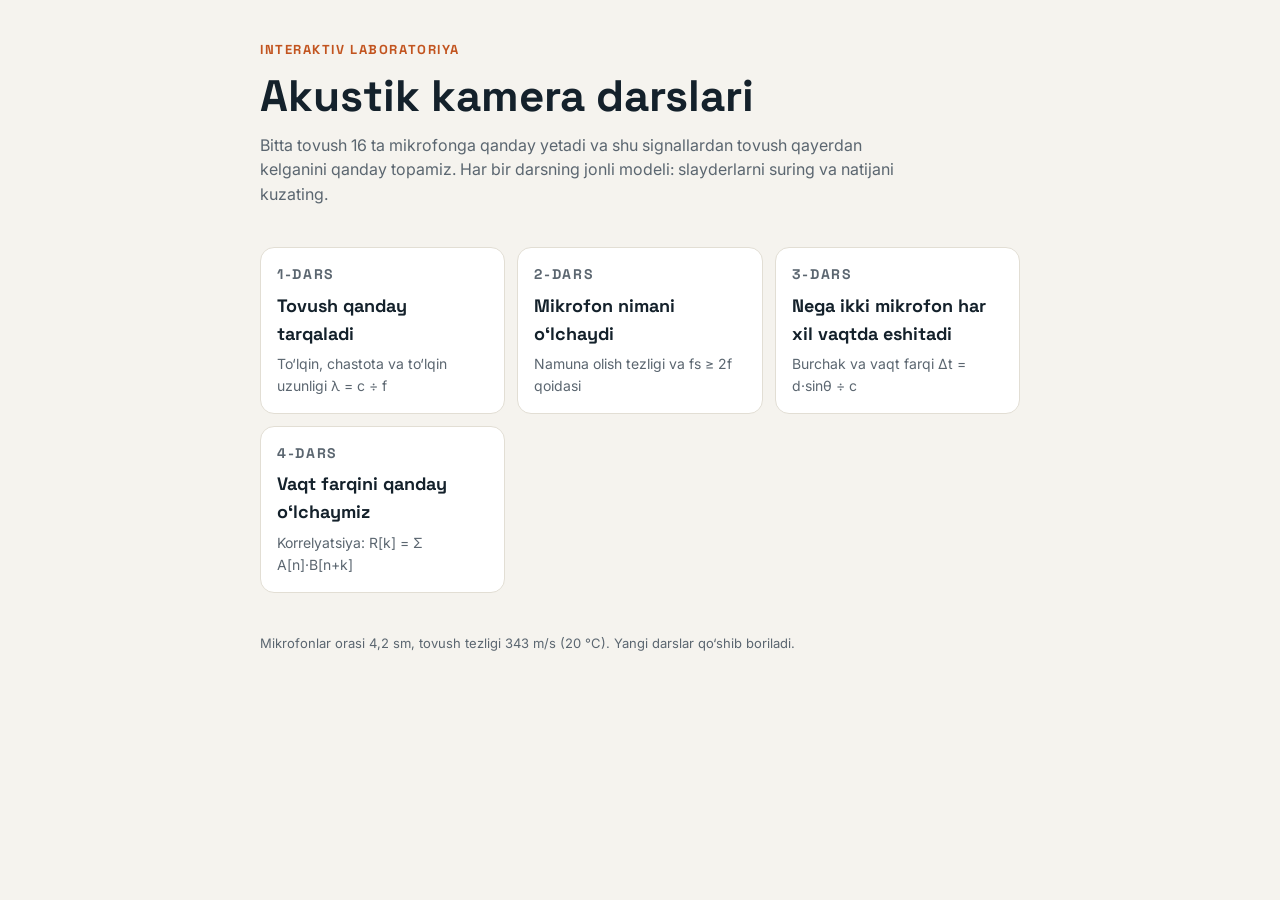
<file: index.html>
<!doctype html>
<html lang="uz">
<head>
<meta charset="utf-8">
<meta name="viewport" content="width=device-width,initial-scale=1,viewport-fit=cover">
<title>Akustik kamera darslari</title>
<meta name="description" content="Akustik kamera qanday ishlashini jonli modellar orqali o‘rganish">
<link rel="preconnect" href="https://fonts.googleapis.com"><link rel="preconnect" href="https://fonts.gstatic.com" crossorigin>
<link rel="stylesheet" href="https://fonts.googleapis.com/css2?family=Space+Grotesk:wght@500;700&family=Inter:wght@400;600&display=swap">
<link rel="stylesheet" href="/assets/style.css">
</head>
<body>
<div class="wrap">
<header><div class="eyebrow">Interaktiv laboratoriya</div><h1>Akustik kamera darslari</h1><p class="lead">Bitta tovush 16 ta mikrofonga qanday yetadi va shu signallardan tovush qayerdan kelganini qanday topamiz. Har bir darsning jonli modeli: slayderlarni suring va natijani kuzating.</p></header>
<div class="cards"><a class="card" href="/dars-1/"><span class="eyebrow">1-dars</span><b>Tovush qanday tarqaladi</b><span>To‘lqin, chastota va to‘lqin uzunligi λ = c ÷ f</span></a><a class="card" href="/dars-2/"><span class="eyebrow">2-dars</span><b>Mikrofon nimani o‘lchaydi</b><span>Namuna olish tezligi va fs ≥ 2f qoidasi</span></a><a class="card" href="/dars-3/"><span class="eyebrow">3-dars</span><b>Nega ikki mikrofon har xil vaqtda eshitadi</b><span>Burchak va vaqt farqi Δt = d·sinθ ÷ c</span></a><a class="card" href="/dars-4/"><span class="eyebrow">4-dars</span><b>Vaqt farqini qanday o‘lchaymiz</b><span>Korrelyatsiya: R[k] = Σ A[n]·B[n+k]</span></a></div>
<footer>Mikrofonlar orasi 4,2 sm, tovush tezligi 343 m/s (20 °C). Yangi darslar qo‘shib boriladi.</footer>
</div>
</body>
</html>
</file>
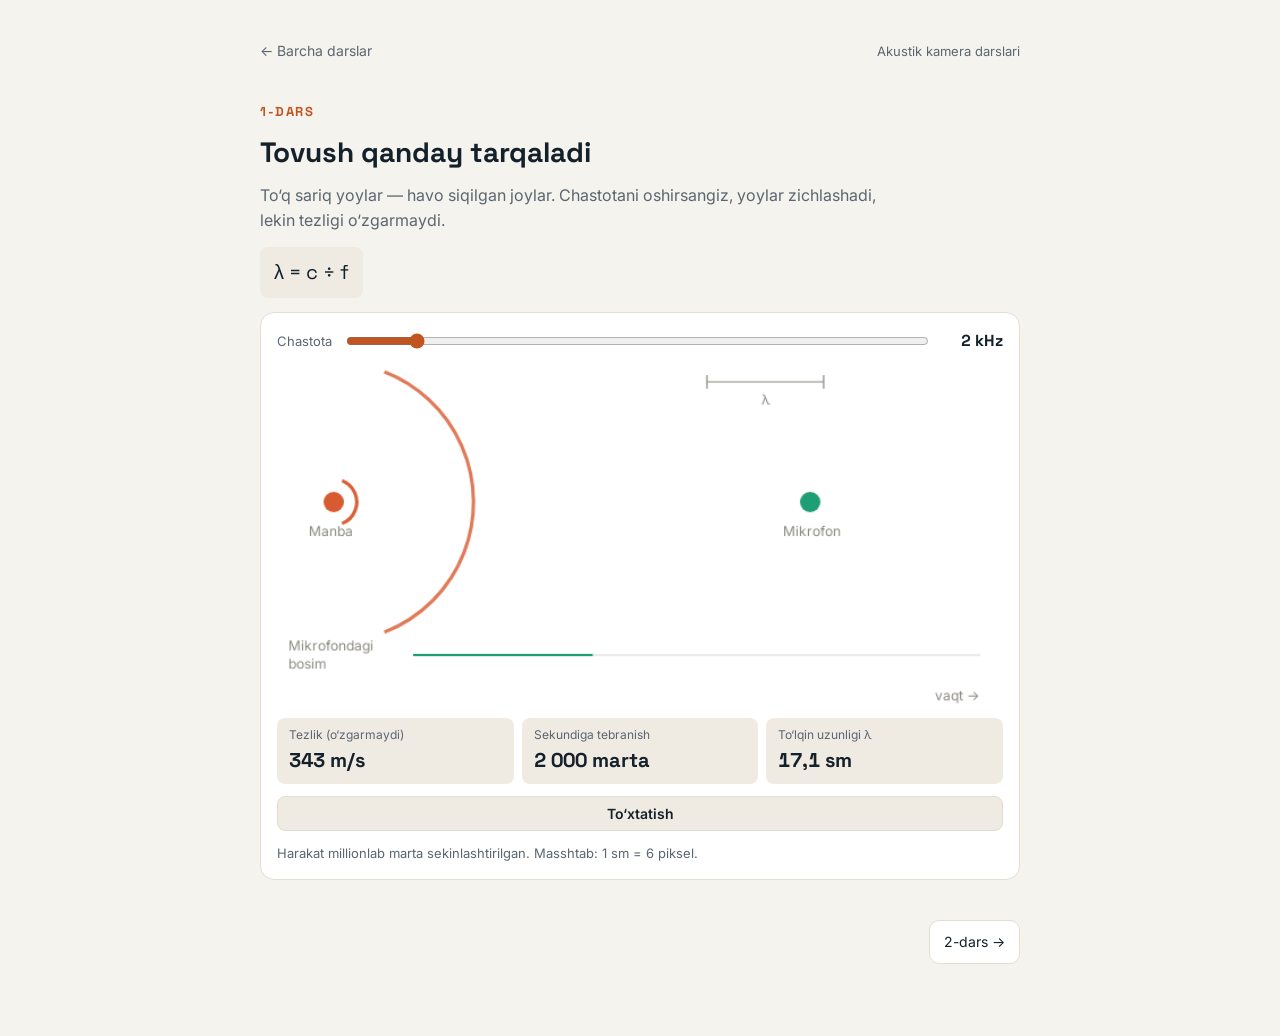
<file: dars-1/index.html>
<!doctype html>
<html lang="uz">
<head>
<meta charset="utf-8">
<meta name="viewport" content="width=device-width,initial-scale=1,viewport-fit=cover">
<title>1-dars: Tovush qanday tarqaladi · Akustik kamera</title>
<meta name="description" content="Akustik kamera darslarining jonli modeli">
<link rel="preconnect" href="https://fonts.googleapis.com"><link rel="preconnect" href="https://fonts.gstatic.com" crossorigin>
<link rel="stylesheet" href="https://fonts.googleapis.com/css2?family=Space+Grotesk:wght@500;700&family=Inter:wght@400;600&display=swap">
<link rel="stylesheet" href="/assets/style.css">
</head>
<body>
<div class="wrap">
<div class="top"><a href="/">← Barcha darslar</a><span class="note">Akustik kamera darslari</span></div>
<section id="dars-1">
  <div class="eyebrow">1-dars</div>
  <h2>Tovush qanday tarqaladi</h2>
  <p class="lead">To‘q sariq yoylar — havo siqilgan joylar. Chastotani oshirsangiz, yoylar zichlashadi, lekin tezligi o‘zgarmaydi.</p>
  <div class="formula">λ = c ÷ f</div>
  <div class="lab" id="lab1">
    <div class="controls">
      <label for="f1">Chastota</label><input type="range" id="f1" min="1" max="10" step="0.5" value="2"><output id="f1o">2 kHz</output>
    </div>
    <canvas id="c1" width="640" height="300" aria-label="Manbadan tarqalayotgan tovush yoylari va mikrofondagi bosim grafigi"></canvas>
    <div class="stats">
      <div class="stat"><span>Tezlik (o‘zgarmaydi)</span><b>343 m/s</b></div>
      <div class="stat"><span>Sekundiga tebranish</span><b id="s1a">-</b></div>
      <div class="stat"><span>To‘lqin uzunligi λ</span><b id="s1b">-</b></div>
    </div>
    <button id="p1" type="button">To‘xtatish</button>
    <p class="note">Harakat millionlab marta sekinlashtirilgan. Masshtab: 1 sm = 6 piksel.</p>
  </div>
</section>
<div class="pager"><span></span><a href="/dars-2/">2-dars →</a></div>
</div>
<script>
const reduce=matchMedia('(prefers-reduced-motion: reduce)').matches;
const GRAY='#8C8A82';
const $=id=>document.getElementById(id);


(()=>{const cv=$('c1'),g=cv.getContext('2d'),W=640,H=300,sx=50,sy=120,mx=470,my=120,Rm=mx-sx;let ph=0,run=!reduce,trace=[];
$('p1').textContent=run?'To‘xtatish':'Davom ettirish';
$('p1').onclick=()=>{run=!run;$('p1').textContent=run?'To‘xtatish':'Davom ettirish';};
$('f1').oninput=()=>{trace=[];};
function frame(){const f=+$('f1').value,lp=34300/(f*1000)*6;
$('f1o').textContent=f+' kHz';$('s1a').textContent=(f*1000).toLocaleString('ru-RU')+' marta';$('s1b').textContent=(34.3/f).toFixed(1).replace('.',',')+' sm';
if(run)ph+=1.6/lp;g.clearRect(0,0,W,H);
for(let k=Math.floor(ph);k>=0;k--){const r=(ph-k)*lp;if(r>W)break;g.strokeStyle='rgba(216,90,48,'+Math.max(0.12,1-r/W)+')';g.lineWidth=3;g.beginPath();g.arc(sx,sy,r,-1.2,1.2);g.stroke();}
g.fillStyle='#D85A30';g.beginPath();g.arc(sx,sy,9,0,7);g.fill();g.fillStyle=GRAY;g.font='12px Inter, sans-serif';g.fillText('Manba',sx-22,sy+30);
const p=ph*lp>Rm?Math.cos(2*Math.PI*(ph-Rm/lp)):0,hit=p>0.92;g.fillStyle=hit?'#5DCAA5':'#1D9E75';g.beginPath();g.arc(mx,my,hit?12:9,0,7);g.fill();g.fillStyle=GRAY;g.fillText('Mikrofon',mx-24,my+30);
const k0=Math.floor(ph-Rm/lp),r1=(ph-k0)*lp,r2=(ph-k0-1)*lp;
if(r2>40&&r1<W){const y=8;g.strokeStyle=GRAY;g.lineWidth=1.2;g.beginPath();g.moveTo(sx+r2,y+6);g.lineTo(sx+r1,y+6);g.moveTo(sx+r2,y);g.lineTo(sx+r2,y+12);g.moveTo(sx+r1,y);g.lineTo(sx+r1,y+12);g.stroke();g.fillStyle=GRAY;g.fillText('λ',sx+(r1+r2)/2-3,y+26);}
if(run){trace.push(p);if(trace.length>240)trace.shift();}
const tx=120,ty=255,tw=500;g.strokeStyle='rgba(140,138,130,0.35)';g.lineWidth=1;g.beginPath();g.moveTo(tx,ty);g.lineTo(tx+tw,ty);g.stroke();
g.fillStyle=GRAY;g.fillText('Mikrofondagi',10,ty-4);g.fillText('bosim',10,ty+12);
g.strokeStyle='#1D9E75';g.lineWidth=2;g.beginPath();trace.forEach((v,i)=>{const x=tx+i/240*tw,y=ty-v*28;i?g.lineTo(x,y):g.moveTo(x,y);});g.stroke();g.fillText('vaqt →',tx+tw-40,ty+40);
requestAnimationFrame(frame);}frame();})();

</script>
</body>
</html>
</file>
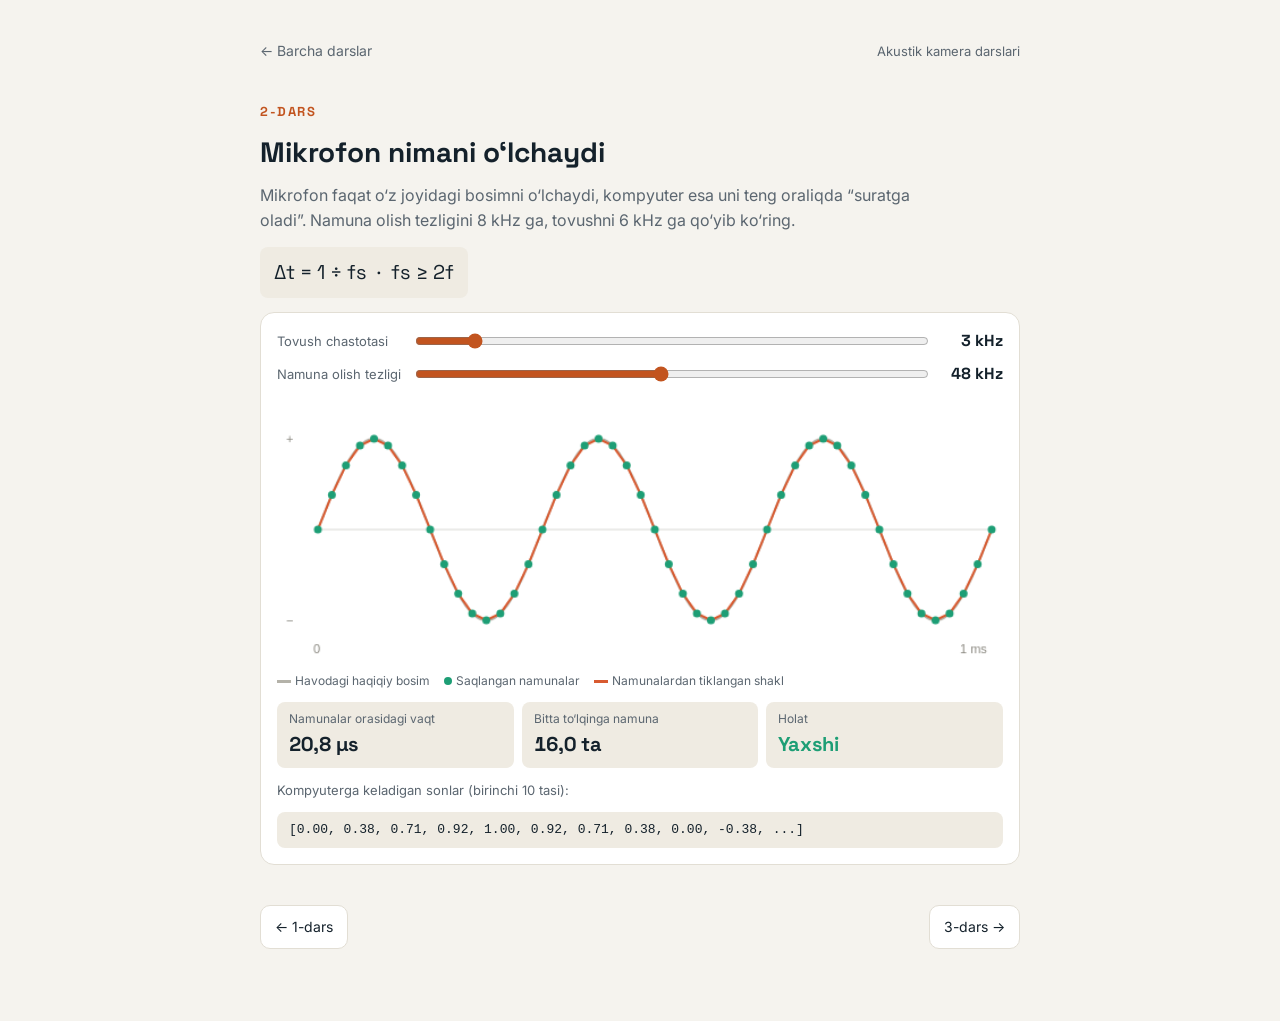
<file: dars-2/index.html>
<!doctype html>
<html lang="uz">
<head>
<meta charset="utf-8">
<meta name="viewport" content="width=device-width,initial-scale=1,viewport-fit=cover">
<title>2-dars: Mikrofon nimani o‘lchaydi · Akustik kamera</title>
<meta name="description" content="Akustik kamera darslarining jonli modeli">
<link rel="preconnect" href="https://fonts.googleapis.com"><link rel="preconnect" href="https://fonts.gstatic.com" crossorigin>
<link rel="stylesheet" href="https://fonts.googleapis.com/css2?family=Space+Grotesk:wght@500;700&family=Inter:wght@400;600&display=swap">
<link rel="stylesheet" href="/assets/style.css">
</head>
<body>
<div class="wrap">
<div class="top"><a href="/">← Barcha darslar</a><span class="note">Akustik kamera darslari</span></div>
<section id="dars-2">
  <div class="eyebrow">2-dars</div>
  <h2>Mikrofon nimani o‘lchaydi</h2>
  <p class="lead">Mikrofon faqat o‘z joyidagi bosimni o‘lchaydi, kompyuter esa uni teng oraliqda “suratga oladi”. Namuna olish tezligini 8 kHz ga, tovushni 6 kHz ga qo‘yib ko‘ring.</p>
  <div class="formula">Δt = 1 ÷ fs &nbsp;·&nbsp; fs ≥ 2f</div>
  <div class="lab" id="lab2">
    <div class="controls">
      <label for="f2">Tovush chastotasi</label><input type="range" id="f2" min="1" max="20" step="0.5" value="3"><output id="f2o">3 kHz</output>
      <label for="fs2">Namuna olish tezligi</label><input type="range" id="fs2" min="4" max="96" step="1" value="48"><output id="fs2o">48 kHz</output>
    </div>
    <canvas id="c2" width="640" height="230" aria-label="Haqiqiy bosim egri chizig'i, namunalar va ulardan tiklangan shakl"></canvas>
    <div class="legend"><span><i class="sw" style="background:#B4B2A9"></i>Havodagi haqiqiy bosim</span><span><i class="sw" style="background:#1D9E75;height:8px;width:8px;border-radius:50%"></i>Saqlangan namunalar</span><span><i class="sw" style="background:#D85A30"></i>Namunalardan tiklangan shakl</span></div>
    <div class="stats">
      <div class="stat"><span>Namunalar orasidagi vaqt</span><b id="s2a">-</b></div>
      <div class="stat"><span>Bitta to‘lqinga namuna</span><b id="s2b">-</b></div>
      <div class="stat"><span>Holat</span><b id="s2c">-</b></div>
    </div>
    <div class="note">Kompyuterga keladigan sonlar (birinchi 10 tasi):</div>
    <div class="nums" id="n2"></div>
  </div>
</section>
<div class="pager"><a href="/dars-1/">← 1-dars</a><a href="/dars-3/">3-dars →</a></div>
</div>
<script>
const reduce=matchMedia('(prefers-reduced-motion: reduce)').matches;
const GRAY='#8C8A82';
const $=id=>document.getElementById(id);


(()=>{const cv=$('c2'),g=cv.getContext('2d'),W=640,H=230,L=36,R=10,y0=H/2,A=80,T=0.001;
function draw(){const f=+$('f2').value*1000,fs=+$('fs2').value*1000;$('f2o').textContent=(f/1000)+' kHz';$('fs2o').textContent=(fs/1000)+' kHz';
g.clearRect(0,0,W,H);const X=t=>L+t/T*(W-L-R);
g.strokeStyle='rgba(140,138,130,0.35)';g.lineWidth=1;g.beginPath();g.moveTo(L,y0);g.lineTo(W-R,y0);g.stroke();
g.fillStyle=GRAY;g.font='11px Inter, sans-serif';g.fillText('0',L-4,H-6);g.fillText('1 ms',W-R-28,H-6);g.fillText('+',8,y0-A+4);g.fillText('−',8,y0+A+4);
g.strokeStyle='#B4B2A9';g.lineWidth=2;g.beginPath();for(let i=0;i<=1200;i++){const t=i/1200*T,y=y0-A*Math.sin(2*Math.PI*f*t);i?g.lineTo(X(t),y):g.moveTo(X(t),y);}g.stroke();
const n=Math.floor(T*fs)+1,pts=[];for(let k=0;k<n;k++){const t=k/fs;pts.push([t,Math.sin(2*Math.PI*f*t)]);}
g.strokeStyle='#D85A30';g.lineWidth=2;g.beginPath();pts.forEach((p,i)=>{const x=X(p[0]),y=y0-A*p[1];i?g.lineTo(x,y):g.moveTo(x,y);});g.stroke();
g.fillStyle='#1D9E75';pts.forEach(p=>{g.beginPath();g.arc(X(p[0]),y0-A*p[1],3.5,0,7);g.fill();});
const per=fs/f;$('s2a').textContent=(1e6/fs).toFixed(1).replace('.',',')+' µs';$('s2b').textContent=per.toFixed(1).replace('.',',')+' ta';
const s=$('s2c');if(per<2){s.textContent='Yetarli emas';s.className='bad';}else if(per<4){s.textContent='Chegarada';s.className='warn';}else{s.textContent='Yaxshi';s.className='ok';}
$('n2').textContent='['+pts.slice(0,10).map(p=>p[1].toFixed(2)).join(',  ')+',  ...]';}
$('f2').oninput=draw;$('fs2').oninput=draw;draw();})();

</script>
</body>
</html>
</file>
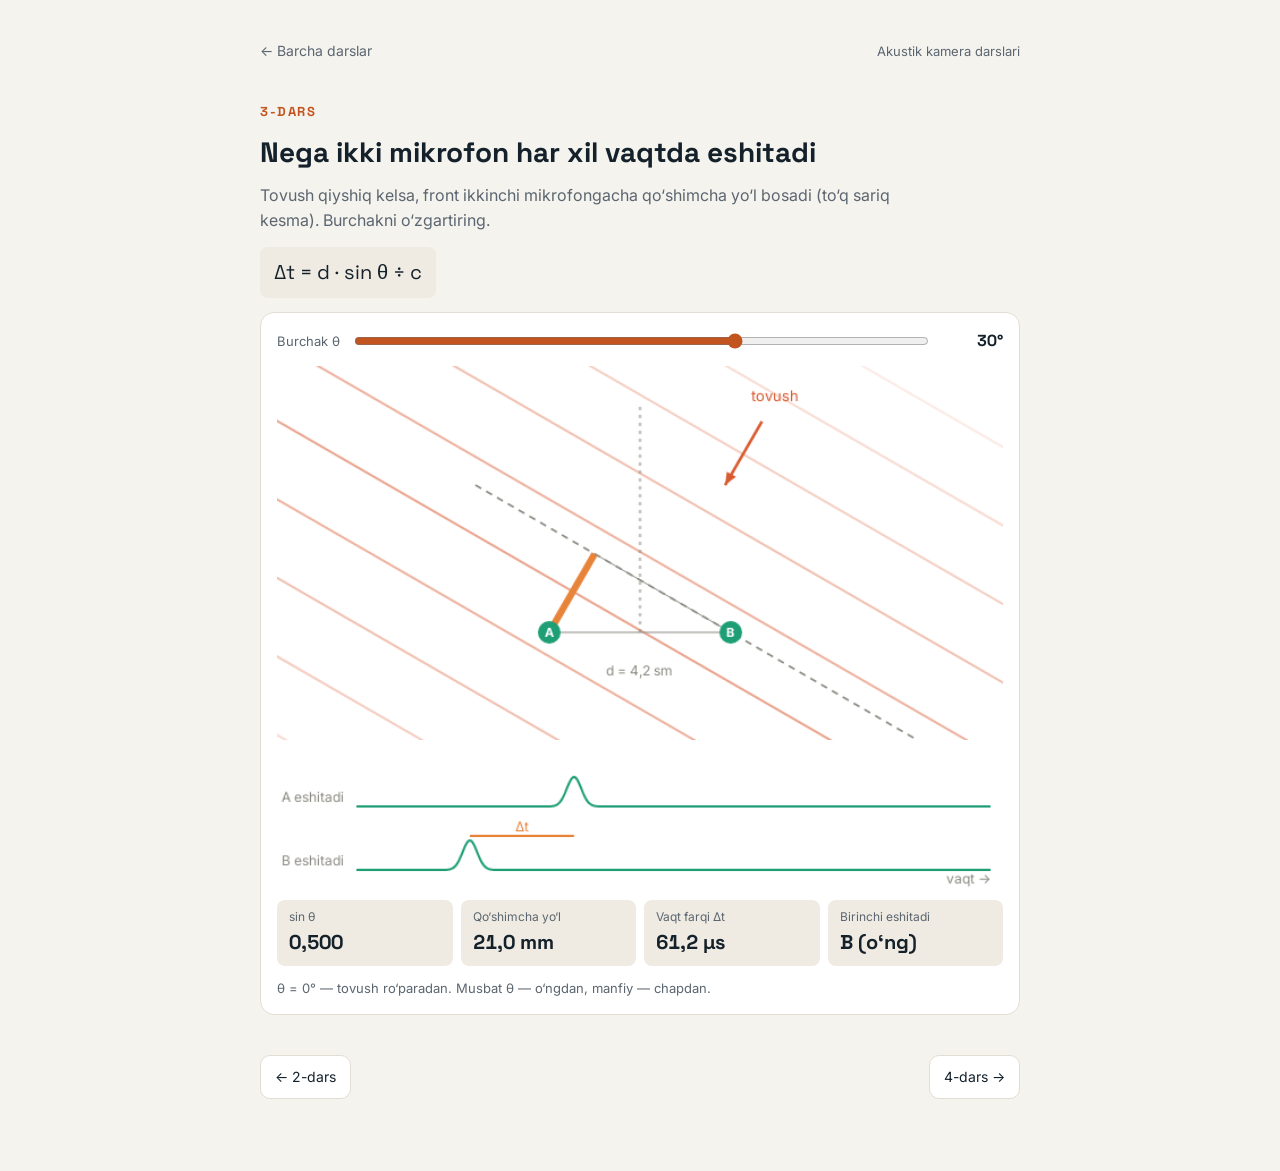
<file: dars-3/index.html>
<!doctype html>
<html lang="uz">
<head>
<meta charset="utf-8">
<meta name="viewport" content="width=device-width,initial-scale=1,viewport-fit=cover">
<title>3-dars: Nega ikki mikrofon har xil vaqtda eshitadi · Akustik kamera</title>
<meta name="description" content="Akustik kamera darslarining jonli modeli">
<link rel="preconnect" href="https://fonts.googleapis.com"><link rel="preconnect" href="https://fonts.gstatic.com" crossorigin>
<link rel="stylesheet" href="https://fonts.googleapis.com/css2?family=Space+Grotesk:wght@500;700&family=Inter:wght@400;600&display=swap">
<link rel="stylesheet" href="/assets/style.css">
</head>
<body>
<div class="wrap">
<div class="top"><a href="/">← Barcha darslar</a><span class="note">Akustik kamera darslari</span></div>
<section id="dars-3">
  <div class="eyebrow">3-dars</div>
  <h2>Nega ikki mikrofon har xil vaqtda eshitadi</h2>
  <p class="lead">Tovush qiyshiq kelsa, front ikkinchi mikrofongacha qo‘shimcha yo‘l bosadi (to‘q sariq kesma). Burchakni o‘zgartiring.</p>
  <div class="formula">Δt = d · sin θ ÷ c</div>
  <div class="lab" id="lab3">
    <div class="controls">
      <label for="th3">Burchak θ</label><input type="range" id="th3" min="-90" max="90" step="1" value="30"><output id="th3o">30°</output>
    </div>
    <canvas id="c3" width="640" height="330" aria-label="Ikki mikrofonga burchak ostida kelayotgan tekis to'lqin fronti va qo'shimcha yo'l"></canvas>
    <canvas id="c3b" width="640" height="120" aria-label="Ikki mikrofonda tovush yetib kelgan vaqtlar va ular orasidagi farq"></canvas>
    <div class="stats">
      <div class="stat"><span>sin θ</span><b id="s3a">-</b></div>
      <div class="stat"><span>Qo‘shimcha yo‘l</span><b id="s3b">-</b></div>
      <div class="stat"><span>Vaqt farqi Δt</span><b id="s3c">-</b></div>
      <div class="stat"><span>Birinchi eshitadi</span><b id="s3d">-</b></div>
    </div>
    <p class="note">θ = 0° — tovush ro‘paradan. Musbat θ — o‘ngdan, manfiy — chapdan.</p>
  </div>
</section>
<div class="pager"><a href="/dars-2/">← 2-dars</a><a href="/dars-4/">4-dars →</a></div>
</div>
<script>
const reduce=matchMedia('(prefers-reduced-motion: reduce)').matches;
const GRAY='#8C8A82';
const $=id=>document.getElementById(id);


(()=>{const cv=$('c3'),g=cv.getContext('2d'),W=640,H=330,cx=320,cy=235,half=80,d=0.042,c=343,h=$('c3b').getContext('2d');let s0=0;
function arrow(x1,y1,x2,y2,col){g.strokeStyle=col;g.fillStyle=col;g.lineWidth=2.5;g.beginPath();g.moveTo(x1,y1);g.lineTo(x2,y2);g.stroke();const a=Math.atan2(y2-y1,x2-x1);g.beginPath();g.moveTo(x2,y2);g.lineTo(x2-12*Math.cos(a-0.4),y2-12*Math.sin(a-0.4));g.lineTo(x2-12*Math.cos(a+0.4),y2-12*Math.sin(a+0.4));g.closePath();g.fill();}
function frame(){const th=+$('th3').value,t=th*Math.PI/180,v=[-Math.sin(t),Math.cos(t)],w=[Math.cos(t),Math.sin(t)];
const A=[-half,0],B=[half,0],pA=A[0]*v[0],pB=B[0]*v[0];if(!reduce)s0+=1.2;const sp=60,range=600;g.clearRect(0,0,W,H);
for(let k=0;k<10;k++){const s=((s0+k*sp)%range)-range/2-40,px=cx+v[0]*s,py=cy+v[1]*s;g.strokeStyle='rgba(216,90,48,'+Math.max(0.1,0.55-Math.abs(s)/700)+')';g.lineWidth=2;g.beginPath();g.moveTo(px-w[0]*500,py-w[1]*500);g.lineTo(px+w[0]*500,py+w[1]*500);g.stroke();}
const first=pA<pB?A:B,second=pA<pB?B:A,ex=Math.abs(pA-pB),fx=cx+first[0],fy=cy+first[1];
g.setLineDash([6,5]);g.strokeStyle=GRAY;g.lineWidth=1.5;g.beginPath();g.moveTo(fx-w[0]*260,fy-w[1]*260);g.lineTo(fx+w[0]*260,fy+w[1]*260);g.stroke();g.setLineDash([]);
const sx=cx+second[0],sy=cy+second[1],ex2=sx-v[0]*ex,ey2=sy-v[1]*ex;
if(ex>1){g.strokeStyle='#E8833A';g.lineWidth=6;g.beginPath();g.moveTo(sx,sy);g.lineTo(ex2,ey2);g.stroke();g.strokeStyle=GRAY;g.lineWidth=1;g.beginPath();g.moveTo(ex2,ey2);g.lineTo(fx,fy);g.stroke();}
g.strokeStyle=GRAY;g.lineWidth=1;g.beginPath();g.moveTo(cx-half,cy);g.lineTo(cx+half,cy);g.stroke();g.fillStyle=GRAY;g.font='12px Inter, sans-serif';g.fillText('d = 4,2 sm',cx-30,cy+38);
[[A,'A'],[B,'B']].forEach(([m,l])=>{g.fillStyle='#1D9E75';g.beginPath();g.arc(cx+m[0],cy,10,0,7);g.fill();g.fillStyle='#fff';g.font='bold 11px Inter, sans-serif';g.fillText(l,cx+m[0]-4,cy+4);});
arrow(cx-v[0]*215,cy-v[1]*215,cx-v[0]*150,cy-v[1]*150,'#D85A30');g.fillStyle='#D85A30';g.font='13px Inter, sans-serif';g.fillText('tovush',cx-v[0]*235-20,cy-v[1]*235);
g.strokeStyle='rgba(140,138,130,0.5)';g.setLineDash([3,4]);g.beginPath();g.moveTo(cx,cy);g.lineTo(cx,cy-200);g.stroke();g.setLineDash([]);
const dt=d*Math.sin(t)/c;$('th3o').textContent=th+'°';$('s3a').textContent=Math.sin(t).toFixed(3).replace('.',',');
$('s3b').textContent=(Math.abs(d*Math.sin(t))*1000).toFixed(1).replace('.',',')+' mm';$('s3c').textContent=(Math.abs(dt)*1e6).toFixed(1).replace('.',',')+' µs';
$('s3d').textContent=Math.abs(th)<1?'Bir vaqtda':(th>0?'B (o‘ng)':'A (chap)');
h.clearRect(0,0,640,120);const L=70,x0=170,sc=1.5,pulse=(xc,y)=>{h.strokeStyle='#1D9E75';h.lineWidth=2;h.beginPath();for(let x=L;x<630;x++){const yy=y-26*Math.exp(-Math.pow((x-xc)/9,2));x===L?h.moveTo(x,yy):h.lineTo(x,yy);}h.stroke();};
const tA=dt>0?dt*1e6:0,tB=dt<0?-dt*1e6:0,xa=x0+tA*sc,xb=x0+tB*sc;
h.fillStyle=GRAY;h.font='12px Inter, sans-serif';h.fillText('A eshitadi',4,44);h.fillText('B eshitadi',4,100);pulse(xa,48);pulse(xb,104);
if(Math.abs(xa-xb)>4){h.strokeStyle='#E8833A';h.lineWidth=2;h.beginPath();h.moveTo(Math.min(xa,xb),74);h.lineTo(Math.max(xa,xb),74);h.stroke();h.fillStyle='#E8833A';h.fillText('Δt',(xa+xb)/2-6,70);}
h.fillStyle=GRAY;h.fillText('vaqt →',590,116);requestAnimationFrame(frame);}frame();})();
</script>
</body>
</html>
</file>
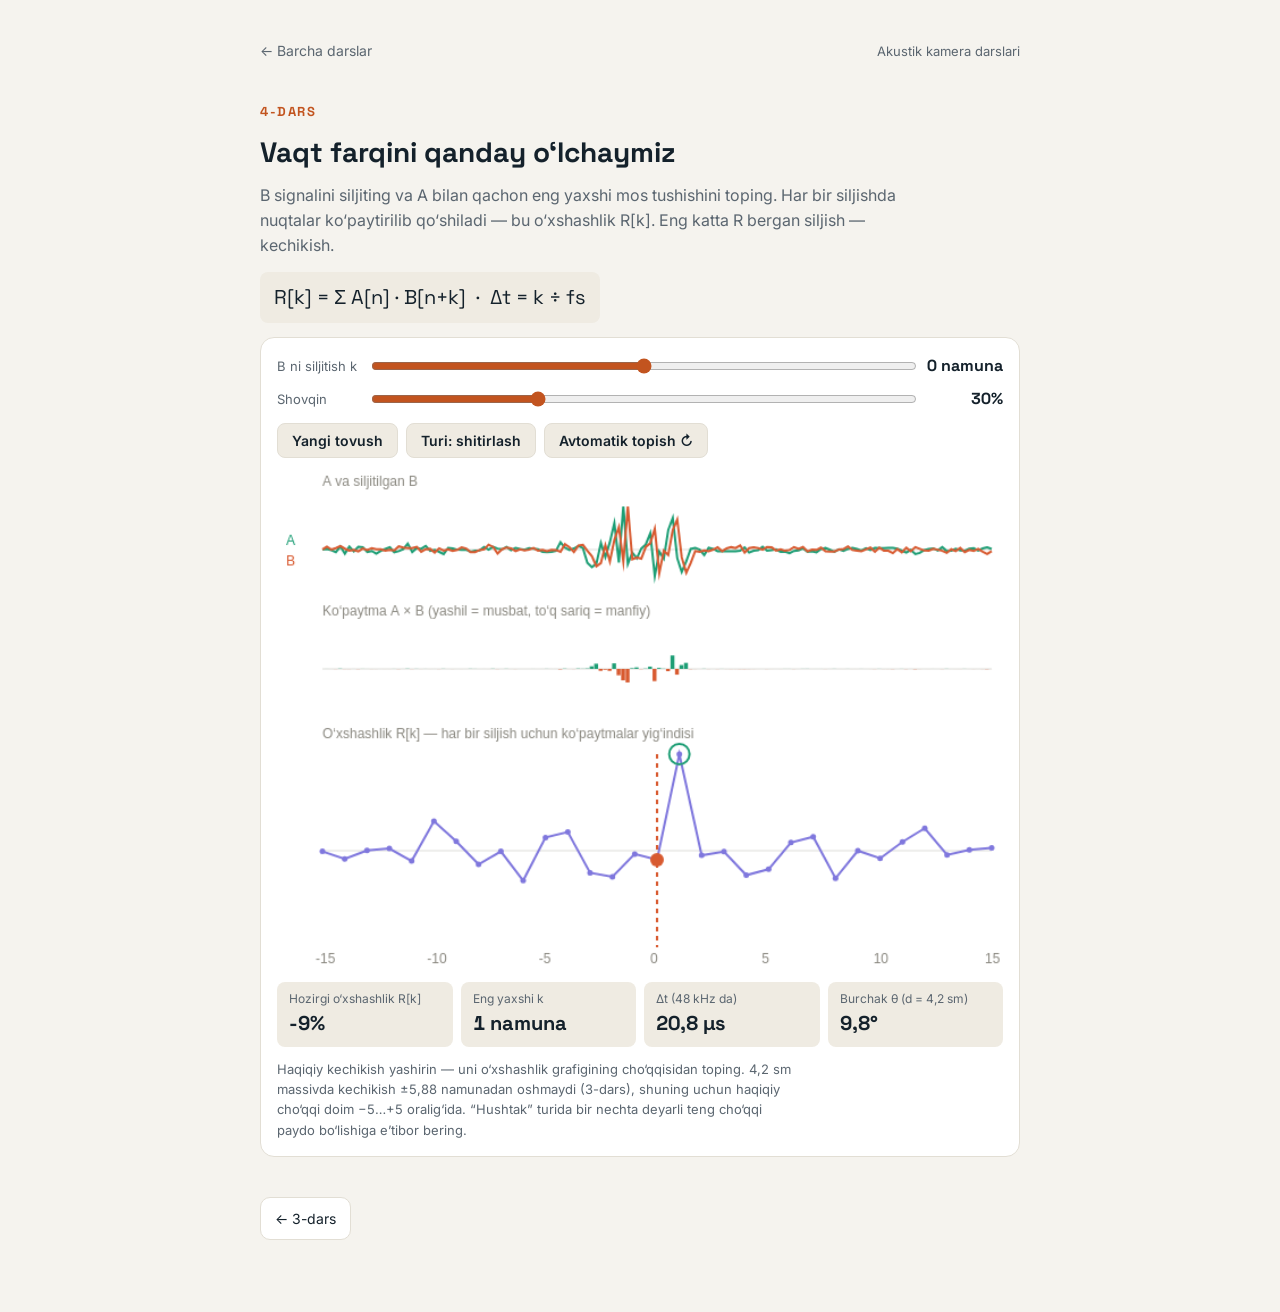
<file: dars-4/index.html>
<!doctype html>
<html lang="uz">
<head>
<meta charset="utf-8">
<meta name="viewport" content="width=device-width,initial-scale=1,viewport-fit=cover">
<title>4-dars: Vaqt farqini qanday o‘lchaymiz · Akustik kamera</title>
<meta name="description" content="Akustik kamera darslarining jonli modeli">
<link rel="preconnect" href="https://fonts.googleapis.com"><link rel="preconnect" href="https://fonts.gstatic.com" crossorigin>
<link rel="stylesheet" href="https://fonts.googleapis.com/css2?family=Space+Grotesk:wght@500;700&family=Inter:wght@400;600&display=swap">
<link rel="stylesheet" href="/assets/style.css">
<style>.btns{display:flex;gap:8px;flex-wrap:wrap}</style>
</head>
<body>
<div class="wrap">
<div class="top"><a href="/">← Barcha darslar</a><span class="note">Akustik kamera darslari</span></div>
<section id="dars-4">
  <div class="eyebrow">4-dars</div>
  <h2>Vaqt farqini qanday o‘lchaymiz</h2>
  <p class="lead">B signalini siljiting va A bilan qachon eng yaxshi mos tushishini toping. Har bir siljishda nuqtalar ko‘paytirilib qo‘shiladi — bu o‘xshashlik R[k]. Eng katta R bergan siljish — kechikish.</p>
  <div class="formula">R[k] = Σ A[n] · B[n+k] &nbsp;·&nbsp; Δt = k ÷ fs</div>
  <div class="lab" id="lab4">
    <div class="controls">
      <label for="k4">B ni siljitish k</label><input type="range" id="k4" min="-15" max="15" step="1" value="0"><output id="k4o">0 namuna</output>
      <label for="nz4">Shovqin</label><input type="range" id="nz4" min="0" max="1" step="0.05" value="0.3"><output id="nz4o">30%</output>
    </div>
    <div class="btns">
      <button id="new4" type="button">Yangi tovush</button>
      <button id="tp4" type="button">Turi: shitirlash</button>
      <button id="auto4" type="button">Avtomatik topish ↻</button>
    </div>
    <canvas id="c4" width="640" height="440" aria-label="A va siljitilgan B signallari, ularning ko'paytmasi va har bir siljish uchun o'xshashlik grafigi"></canvas>
    <div class="stats">
      <div class="stat"><span>Hozirgi o‘xshashlik R[k]</span><b id="s4a">-</b></div>
      <div class="stat"><span>Eng yaxshi k</span><b id="s4b">-</b></div>
      <div class="stat"><span>Δt (48 kHz da)</span><b id="s4c">-</b></div>
      <div class="stat"><span>Burchak θ (d = 4,2 sm)</span><b id="s4d">-</b></div>
    </div>
    <p class="note">Haqiqiy kechikish yashirin — uni o‘xshashlik grafigining cho‘qqisidan toping. 4,2 sm massivda kechikish ±5,88 namunadan oshmaydi (3-dars), shuning uchun haqiqiy cho‘qqi doim −5…+5 oralig‘ida. “Hushtak” turida bir nechta deyarli teng cho‘qqi paydo bo‘lishiga e’tibor bering.</p>
  </div>
</section>
<div class="pager"><a href="/dars-3/">← 3-dars</a><span></span></div>
</div>
<script>
const $=id=>document.getElementById(id);
(()=>{const N=150,KM=15,cv=$('c4'),g=cv.getContext('2d'),W=640,GRAY='#8C8A82';let A=[],B=[],R=[],tone=false,anim=null;
const rn=()=>{let u=0,v=0;while(!u)u=Math.random();while(!v)v=Math.random();return Math.sqrt(-2*Math.log(u))*Math.cos(2*Math.PI*v);};
function newSig(){$('tp4').textContent=tone?'Turi: hushtak (bitta ton)':'Turi: shitirlash';const D=(Math.random()<0.5?-1:1)*(1+Math.floor(Math.random()*5));
const s=[];for(let n=0;n<N+20;n++){const gw=Math.exp(-Math.pow((n-70)/(tone?28:13),2));s.push(tone?Math.sin(2*Math.PI*n/7)*gw:rn()*gw);}
const nz=+$('nz4').value;A=[];B=[];for(let n=0;n<N;n++){A.push(s[n]+nz*0.35*rn());B.push((n-D>=0&&n-D<s.length?s[n-D]:0)+nz*0.35*rn());}
R=[];for(let k=-KM;k<=KM;k++){let r=0;for(let n=0;n<N;n++){const m=n+k;if(m>=0&&m<N)r+=A[n]*B[m];}R.push(r);}draw();}
function draw(){const k=+$('k4').value;$('k4o').textContent=k+' namuna';$('nz4o').textContent=Math.round(+$('nz4').value*100)+'%';
g.clearRect(0,0,W,440);const L=40,X=n=>L+n/(N-1)*(W-L-10);g.font='12px Inter, sans-serif';
let mx=0;A.concat(B).forEach(v=>mx=Math.max(mx,Math.abs(v)));const sc=38/mx;
g.fillStyle=GRAY;g.fillText('A va siljitilgan B',L,14);
const y1=70;g.strokeStyle='rgba(140,138,130,0.3)';g.lineWidth=1;g.beginPath();g.moveTo(L,y1);g.lineTo(W-10,y1);g.stroke();
g.lineWidth=2;g.strokeStyle='#1D9E75';g.beginPath();A.forEach((v,n)=>{n?g.lineTo(X(n),y1-v*sc):g.moveTo(X(n),y1-v*sc);});g.stroke();
g.strokeStyle='#D85A30';g.beginPath();let st=false;for(let n=0;n<N;n++){const m=n+k;if(m<0||m>=N)continue;const y=y1-B[m]*sc;st?g.lineTo(X(n),y):g.moveTo(X(n),y);st=true;}g.stroke();
g.fillStyle='#1D9E75';g.fillText('A',8,y1-4);g.fillStyle='#D85A30';g.fillText('B',8,y1+14);
const y2=175;g.fillStyle=GRAY;g.fillText('Ko‘paytma A × B (yashil = musbat, to‘q sariq = manfiy)',L,128);
g.strokeStyle='rgba(140,138,130,0.3)';g.lineWidth=1;g.beginPath();g.moveTo(L,y2);g.lineTo(W-10,y2);g.stroke();
const bw=(W-L-10)/N;for(let n=0;n<N;n++){const m=n+k;if(m<0||m>=N)continue;const p=A[n]*B[m]*sc*sc/40;g.fillStyle=p>=0?'#1D9E75':'#D85A30';g.fillRect(X(n)-bw/2,p>=0?y2-p:y2,Math.max(1,bw-0.5),Math.abs(p));}
const top=250,bot=420,rmax=Math.max(...R.map(Math.abs)),KX=kk=>L+(kk+KM)/(2*KM)*(W-L-10),RY=r=>bot-(r/rmax+1)/2*(bot-top);
g.fillStyle=GRAY;g.fillText('O‘xshashlik R[k] — har bir siljish uchun ko‘paytmalar yig‘indisi',L,top-14);
g.strokeStyle='rgba(140,138,130,0.3)';g.beginPath();g.moveTo(L,RY(0));g.lineTo(W-10,RY(0));g.stroke();
for(let kk=-KM;kk<=KM;kk+=5){g.fillStyle=GRAY;g.fillText(String(kk),KX(kk)-6,bot+14);}
let best=0;R.forEach((r,i)=>{if(r>R[best])best=i;});
g.strokeStyle='#7F77DD';g.lineWidth=2;g.beginPath();R.forEach((r,i)=>{const x=KX(i-KM),y=RY(r);i?g.lineTo(x,y):g.moveTo(x,y);});g.stroke();
R.forEach((r,i)=>{g.fillStyle='#7F77DD';g.beginPath();g.arc(KX(i-KM),RY(r),2.5,0,7);g.fill();});
g.strokeStyle='#D85A30';g.setLineDash([4,4]);g.beginPath();g.moveTo(KX(k),top);g.lineTo(KX(k),bot);g.stroke();g.setLineDash([]);
g.fillStyle='#D85A30';g.beginPath();g.arc(KX(k),RY(R[k+KM]),6,0,7);g.fill();
const kb=best-KM;g.strokeStyle='#1D9E75';g.lineWidth=2;g.beginPath();g.arc(KX(kb),RY(R[best]),9,0,7);g.stroke();
$('s4a').textContent=(R[k+KM]/rmax*100).toFixed(0)+'%';$('s4b').textContent=kb+' namuna';
const dt=kb/48000;$('s4c').textContent=(dt*1e6).toFixed(1).replace('.',',')+' µs';const s=dt*343/0.042;
$('s4d').textContent=Math.abs(s)<=1?(Math.asin(s)*180/Math.PI).toFixed(1).replace('.',',')+'°':'imkonsiz';}
function autoFind(){if(anim)clearInterval(anim);let k=-KM;const el=$('k4');anim=setInterval(()=>{el.value=k;draw();k++;if(k>KM){clearInterval(anim);anim=null;let b=0;R.forEach((r,i)=>{if(r>R[b])b=i;});el.value=b-KM;draw();}},90);}
$('k4').addEventListener('input',draw);$('nz4').addEventListener('input',newSig);
$('new4').onclick=newSig;$('tp4').onclick=()=>{tone=!tone;newSig();};$('auto4').onclick=autoFind;
newSig();})();
</script>
</body>
</html>
</file>
<file: assets/style.css>
/* Layout: bitta ustun, har bir dars alohida "laboratoriya stoli" bo'limi, yuqorida darslar navigatsiyasi */
:root{
  --bg:#F5F3EE; --panel:#FFFFFF; --ink:#14212B; --muted:#5B6670; --line:#E2DED4;
  --wave:#D85A30; --mic:#1D9E75; --accent:#C2541F; --soft:#EFEBE2;
  --display:'Space Grotesk', 'Segoe UI', Arial, sans-serif; --body:'Inter', 'Segoe UI', Arial, sans-serif;
}
@media (prefers-color-scheme: dark){:root:not([data-theme="light"]){--bg:#11191F;--panel:#18232B;--ink:#EEF1F2;--muted:#A3B0B8;--line:#2A3842;--accent:#F0915F;--soft:#1F2C35;color-scheme:dark}}
:root[data-theme="dark"]{--bg:#11191F;--panel:#18232B;--ink:#EEF1F2;--muted:#A3B0B8;--line:#2A3842;--accent:#F0915F;--soft:#1F2C35;color-scheme:dark}
*{box-sizing:border-box}
body{background:var(--bg);color:var(--ink);font-family:var(--body);font-size:16px;line-height:1.55;padding-left:max(16px,env(safe-area-inset-left,0px));padding-right:max(16px,env(safe-area-inset-right,0px));padding-block:32px 64px}
.wrap{max-width:760px;margin:0 auto;display:flex;flex-direction:column;gap:40px}
header{display:flex;flex-direction:column;gap:12px}
.eyebrow{font-family:var(--display);font-size:13px;letter-spacing:.12em;text-transform:uppercase;color:var(--accent);font-weight:700}
h1{font-family:var(--display);font-size:clamp(30px,5vw,44px);line-height:1.1;margin:0;text-wrap:balance}
h2{font-family:var(--display);font-size:clamp(22px,3.4vw,28px);line-height:1.2;margin:0;text-wrap:balance}
p{margin:0;max-width:65ch}
.lead{color:var(--muted)}
nav{display:flex;flex-wrap:wrap;gap:8px}
nav a{font-size:14px;color:var(--ink);text-decoration:none;border:1px solid var(--line);background:var(--panel);padding:6px 12px;border-radius:999px}
nav a:hover,nav a:focus-visible{border-color:var(--accent);outline:none}
section{display:flex;flex-direction:column;gap:14px;scroll-margin-top:16px}
.lab{background:var(--panel);border:1px solid var(--line);border-radius:14px;padding:16px;display:flex;flex-direction:column;gap:12px}
.controls{display:grid;grid-template-columns:auto 1fr auto;gap:8px 12px;align-items:center}
.controls label{font-size:13px;color:var(--muted)}
.controls output{font-family:var(--display);font-weight:700;min-width:64px;text-align:right;font-variant-numeric:tabular-nums}
input[type=range]{width:100%;accent-color:var(--accent)}
button{font:600 14px var(--body);color:var(--ink);background:var(--soft);border:1px solid var(--line);border-radius:8px;padding:8px 14px;cursor:pointer;justify-self:start}
button:focus-visible,input:focus-visible{outline:2px solid var(--accent);outline-offset:2px}
canvas{width:100%;height:auto;display:block}
.stats{display:grid;grid-template-columns:repeat(auto-fit,minmax(140px,1fr));gap:8px}
.stat{background:var(--soft);border-radius:8px;padding:8px 12px}
.stat span{display:block;font-size:12px;color:var(--muted)}
.stat b{font-family:var(--display);font-size:20px;font-variant-numeric:tabular-nums}
.formula{font-family:var(--display);font-size:20px;background:var(--soft);border-radius:8px;padding:10px 14px;align-self:flex-start}
.legend{display:flex;flex-wrap:wrap;gap:14px;font-size:12px;color:var(--muted)}
.sw{display:inline-block;width:14px;height:3px;vertical-align:middle;margin-right:4px}
.note{font-size:13px;color:var(--muted)}
.nums{font-family:ui-monospace,Menlo,Consolas,monospace;font-size:13px;background:var(--soft);border-radius:8px;padding:8px 12px;overflow-wrap:anywhere}
.ok{color:#1D9E75}.warn{color:#BA7517}.bad{color:#D23C3C}

.top{display:flex;justify-content:space-between;align-items:center;gap:12px;flex-wrap:wrap}
.top a{color:var(--muted);text-decoration:none;font-size:14px}
.top a:hover{color:var(--accent)}
.pager{display:flex;justify-content:space-between;gap:12px;flex-wrap:wrap}
.pager a{color:var(--ink);text-decoration:none;border:1px solid var(--line);background:var(--panel);padding:10px 14px;border-radius:10px;font-size:14px}
.pager a:hover{border-color:var(--accent)}
.cards{display:grid;grid-template-columns:repeat(auto-fit,minmax(220px,1fr));gap:12px}
.card{display:flex;flex-direction:column;gap:6px;background:var(--panel);border:1px solid var(--line);border-radius:14px;padding:16px;color:var(--ink);text-decoration:none}
.card:hover{border-color:var(--accent)}
.card b{font-family:var(--display);font-size:18px}
.card span{color:var(--muted);font-size:14px}
footer{font-size:13px;color:var(--muted)}
</file>
